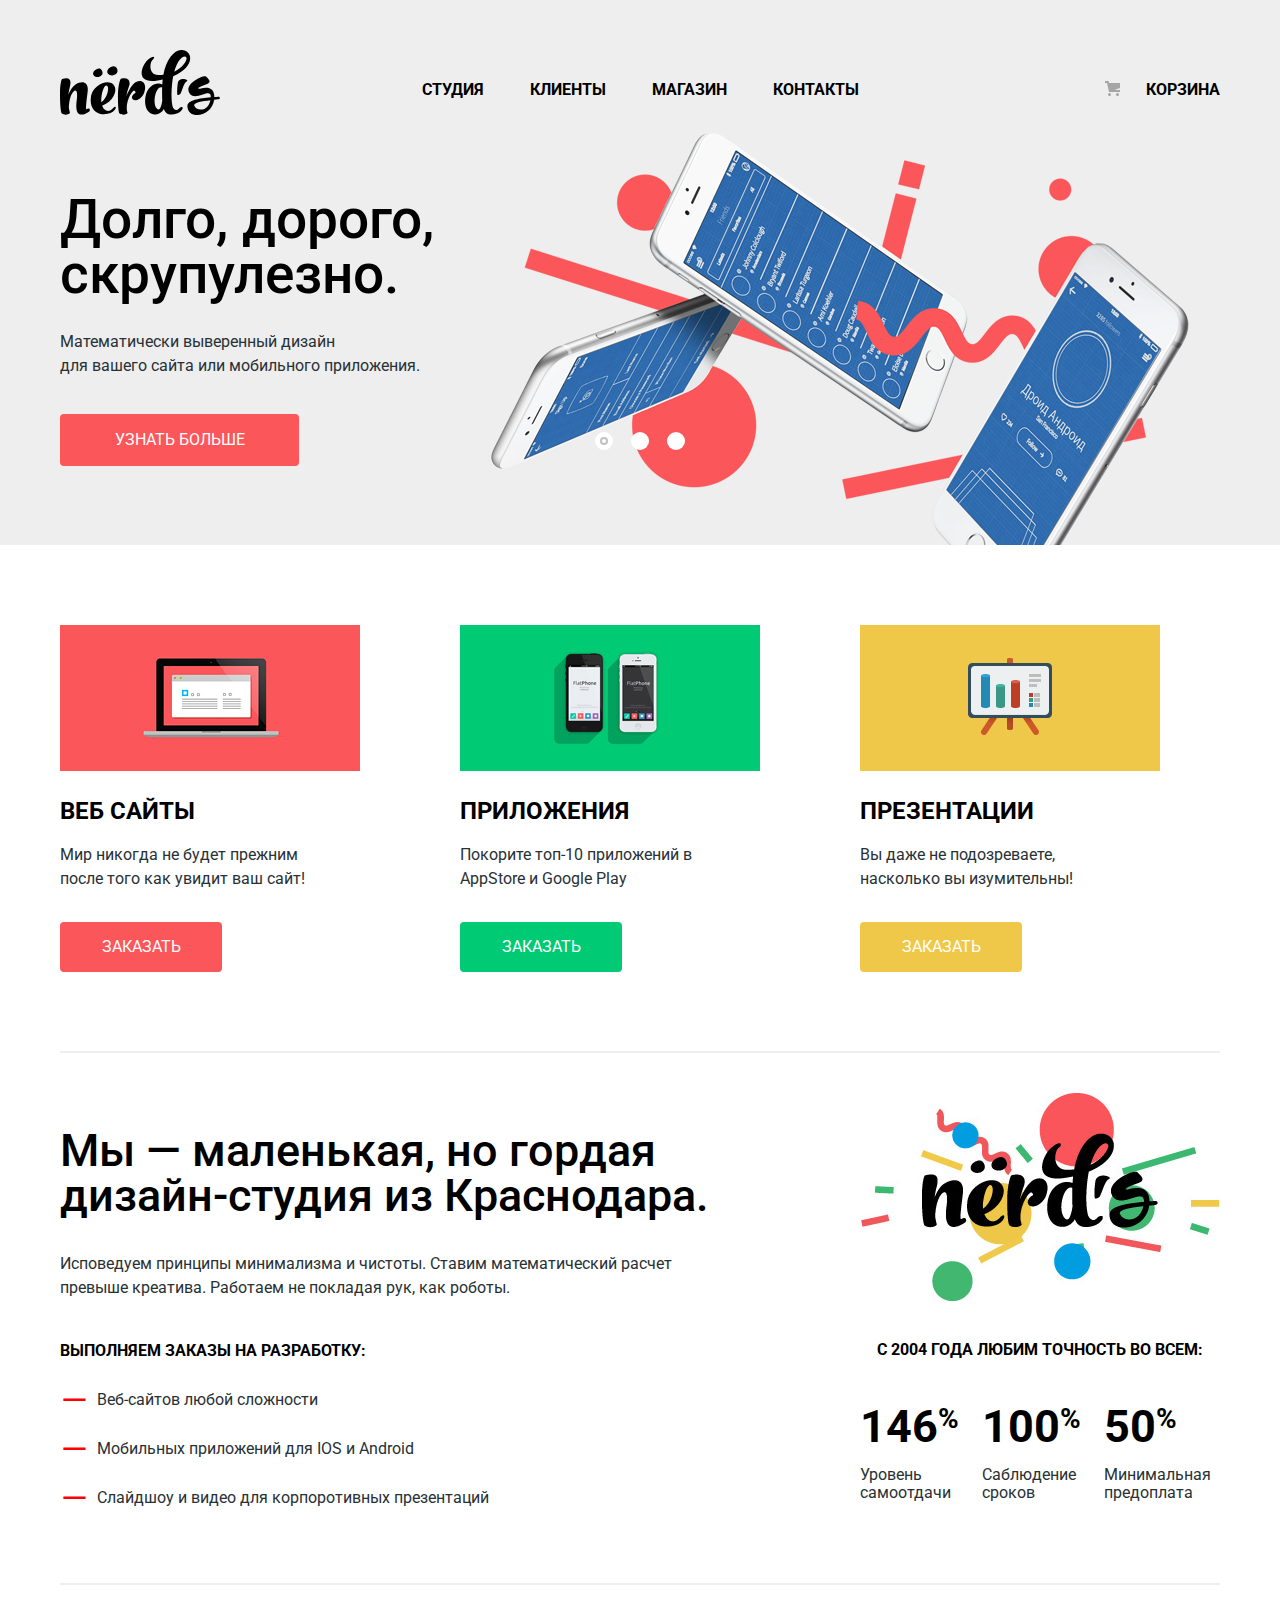
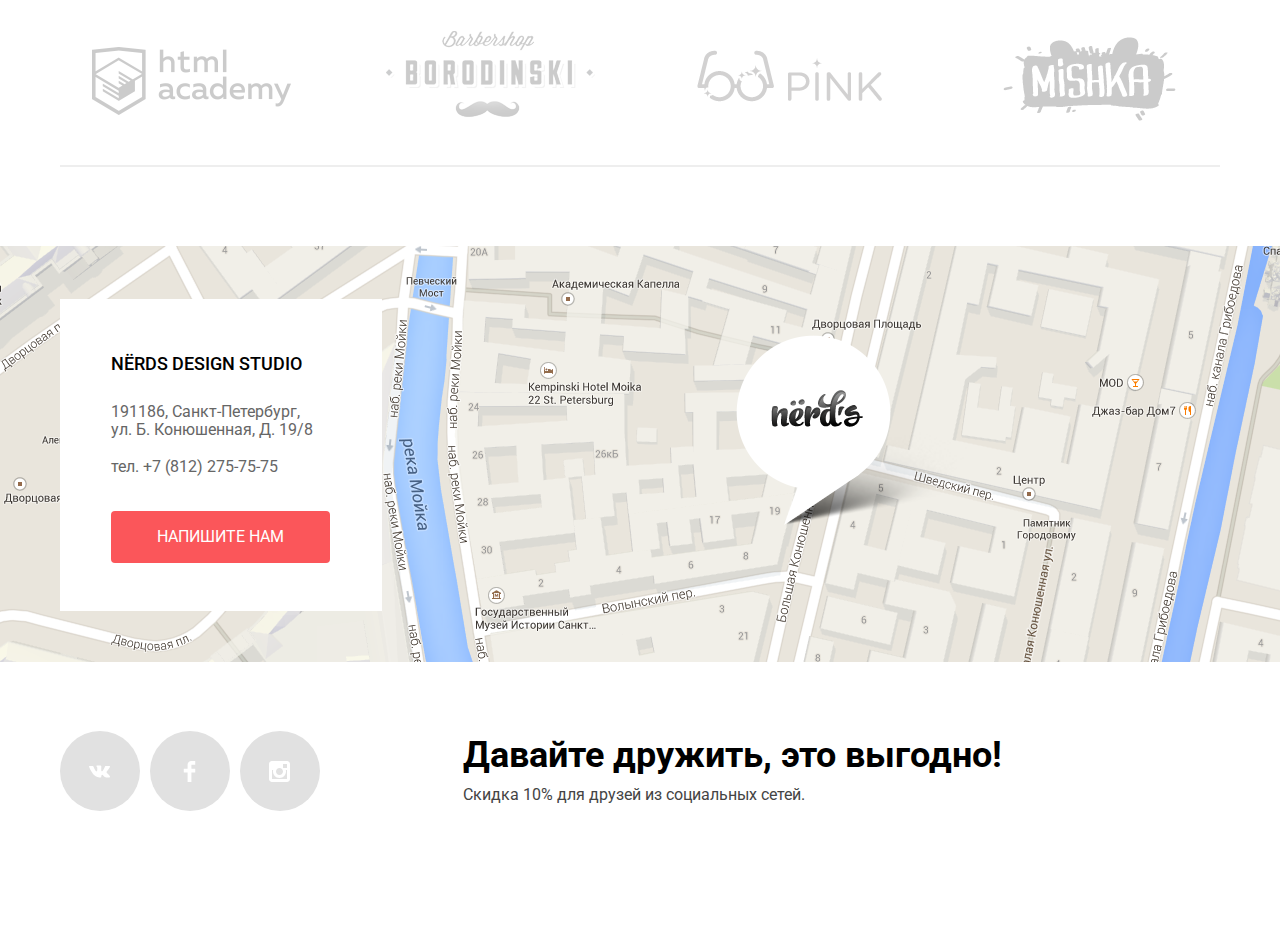
<file: index.html>
<!DOCTYPE html>
<html lang="ru">
  <head>
    <meta charset="utf-8" />
    <title>HTML Academy: Нёрдс</title>
    <link
      href="https://fonts.googleapis.com/css?family=Roboto:400,500,700&display=swap&subset=cyrillic-ext"
      rel="stylesheet"
    />
    <link href="css/normalize.css" rel="stylesheet" />
    <link href="css/main-min.css" rel="stylesheet" />
  </head>

  <body>
    <header class="header">
      <div class="container">
        <a class="header-logo" href="#">
          <img src="img/nerds-logo.svg" alt="логотип" width="160" height="65" />
        </a>
        <nav class="nav">
          <ul class="nav-list">
            <li class="nav-item">
              <a class="nav-link " href="studio.html">студия</a>
            </li>
            <li class="nav-item">
              <a class="nav-link" href="customers.html">клиенты</a>
            </li>
            <li class="nav-item">
              <a class="nav-link" href="store.html">магазин</a>
            </li>
            <li class="nav-item">
              <a class="nav-link" href="contacts.html">контакты</a>
            </li>
          </ul>
          <a class="nav-link nav-cart" href="cart.html">Корзина</a>
        </nav>
      </div>
    </header>
    <main>
      <section class="slider">
        <div class="container">
          <article class="slider-content">
            <div class="slider-box">
              <h1 class="slider-title">Долго, дорого,<br />скрупулезно.</h1>
              <p class="slider-text">
                Математически выверенный дизайн<br />для вашего сайта или
                мобильного приложения.
              </p>
              <a class="button" onclick="changeColor();">Узнать больше</a>
            </div>
          </article>
          <article class="slider-content">
            <div class="slider-box">
              <h1 class="slider-title carryover-title">
                Любим математику как никто другой
              </h1>
              <p class="slider-text carryover-text">
                Никакого креатива, только математические формулы для расчета
                идеальных пропорций.
              </p>
              <a class="button" href="#">Узнать больше</a>
            </div>
          </article>
          <article class="slider-content">
            <div class="slider-box">
              <h1 class="slider-title">
                Только ночь,<br />
                только хардкор
              </h1>
              <p class="slider-text">
                Работать днем, как все? Мы против этого.<br />
                Ближе к полуночи работа только начинается.
              </p>
              <a class="button" href="#">Узнать больше</a>
            </div>
          </article>
          <div class="slider-controls">
            <button class="active" type="button"></button>
            <button type="button"></button>
            <button type="button"></button>
          </div>
        </div>
      </section>
      <section class="services">
        <div class="container">
          <div class="services-item">
            <img
              class="services-img"
              src="img/illustration-1.jpg"
              alt="веб сайты"
              width="300"
              height="146"
            />
            <h3 class="services-title">ВЕБ САЙТЫ</h3>
            <p class="services-text">
              Мир никогда не будет прежним после&nbsp;того как увидит ваш сайт!
            </p>
            <a class="button" href="#">Заказать</a>
          </div>
          <div class="services-item">
            <img
              class="services-img"
              src="img/illustration-2.jpg"
              alt="приложения"
              width="300"
              height="146"
            />
            <h3 class="services-title">ПРИЛОЖЕНИЯ</h3>
            <p class="services-text">
              Покорите топ-10 приложений в AppStore и Google Play
            </p>
            <a class="button button-green" href="#">Заказать</a>
          </div>
          <div class="services-item">
            <img
              class="services-img"
              src="img/illustration-3.jpg"
              alt="презентации"
              width="300"
              height="146"
            />
            <h3 class="services-title">ПРЕЗЕНТАЦИИ</h3>
            <p class="services-text">
              Вы даже не подозреваете, насколько&nbsp;вы изумительны!
            </p>
            <a class="button button-yellow" href="#">Заказать</a>
          </div>
        </div>
      </section>
      <section class="about-block">
        <div class="container">
          <div class="about">
            <h2 class="about-title">
              Мы — маленькая, но гордая дизайн-студия из Краснодара.
            </h2>
            <p class="about-text">
              Исповедуем принципы минимализма и чистоты. Ставим математический
              расчет превыше креатива. Работаем не покладая рук, как роботы.
            </p>
            <h4 class="about-subtitle">выполняем заказы на разработку:</h4>
            <ul class="about-list">
              <li class="about-item">Веб-сайтов любой сложности</li>
              <li class="about-item">Мобильных приложений для IOS и Android</li>
              <li class="about-item">Слайдшоу и видео для корпоротивных презентаций
              </li>
            </ul>
          </div>
          <div class="info">
            <img
              class="info-img"
              src="img/nerds-illustration.jpg"
              alt="илюстрация-нёрдс"
              width="360"
              height="208"
            />
            <h4 class="info-title">с 2004 года любим точность во всем:</h4>
            <table class="info-table">
              <tr class="info-percent">
                <td>146<sup>%</sup></td>
                <td>100<sup>%</sup></td>
                <td>50<sup>%</sup></td>
              </tr>
              <tr class="info-confidence">
                <td>Уровень самоотдачи</td>
                <td>Саблюдение сроков</td>
                <td>Минимальная предоплата</td>
              </tr>
            </table>
          </div>
        </div>
      </section>
      <section class="logo">
        <div class="container">
          <ul class="logo-list">
            <li class="logo-img">
              <a href="https://htmlacademy.ru/intensive/htmlcss"
                ><img
                  src="img/logo-1.png"
                  alt="html-академия"
                  width="260"
                  height="180"
              /></a>
            </li>
            <li class="logo-img">
              <a href="#"
                ><img
                  src="img/logo-2.png"
                  alt="бородински"
                  width="260"
                  height="180"
              /></a>
            </li>
            <li class="logo-img">
              <a href="#"
                ><img src="img/logo-3.png" alt="пинк" width="260" height="180"
              /></a>
            </li>
            <li class="logo-img">
              <a href="#"
                ><img src="img/logo-4.png" alt="мишка" width="260" height="180"
              /></a>
            </li>
          </ul>
        </div>
      </section>
      <section class="contacts">
        <div class="contacts-maps">
          <iframe
            class="contacts-iframe"
            src="https://www.google.com/maps/embed?pb=!1m18!1m12!1m3!1d999.3015178300549!2d30.32196231608619!3d59.93872895255882!2m3!1f0!2f0!3f0!3m2!1i1024!2i768!4f13.1!3m3!1m2!1s0x4696310fca5ba729%3A0xea9c53d4493c879f!2z0JHQvtC70YzRiNCw0Y8g0JrQvtC90Y7RiNC10L3QvdCw0Y8g0YPQuy4sIDE5LCDQodCw0L3QutGCLdCf0LXRgtC10YDQsdGD0YDQsywg0KDQvtGB0YHQuNGPLCAxOTExODY!5e0!3m2!1sru!2s!4v1571308614632!5m2!1sru!2s"
            height="416"
          ></iframe>
        </div>
        <div class="container">
          <div class="contacts-block">
            <h3 class="contacts-title">NЁRDS DESIGN STUDIO</h3>
            <p class="contacts-text">
              191186, Санкт-Петербург,<br />ул. Б. Конюшенная, Д. 19/8
            </p>
            <a class="contacts-text" href="tel:+78122757575"
              >тел. +7 (812) 275-75-75</a
            >
            <a class="button button-link" href="#">напишите нам</a>
          </div>
        </div>
      </section>
    </main>
    <footer class="footer">
      <div class="container">
        <ul class="footer-list">
          <li class="footer-img">
            <a href="https://vk.com/htmlacademy"
              ><img src="img/vk-icon.svg" alt="vk" width="26" height="15"
            /></a>
          </li>
          <li class="footer-img">
            <a href="https://www.facebook.com/htmlacademy/"
              ><img src="img/fb-icon.svg" alt="facebook" width="12" height="22"
            /></a>
          </li>
          <li class="footer-img">
            <a href="https://www.instagram.com/htmlacademy/"
              ><img
                src="img/insta-icon.svg"
                alt="instagram"
                width="21"
                height="21"
            /></a>
          </li>
        </ul>
        <div>
          <h2 class="footer-title">Давайте дружить, это выгодно!</h2>
          <p class="footer-text">Скидка 10% для друзей из социальных сетей.</p>
        </div>
      </div>
    </footer>
    <div class="form">
      <button class="modal-close" type="button"></button>
      <h1 class="form-title">Напишите нам</h1>
      <form class="filter" method="post">
        <div class="form-group">
          <p class="form-text">
            <label for="appointment-name">Ваше имя:</label>
            <input id="appointment-name" type="text" name="fullName" />
          </p>
          <p class="form-text">
            <label for="appointment-mail">Ваш e-mail:</label>
            <input id="appointment-mail" type="text" name="mail" />
          </p>
        </div>
        <p class="form-text">
          <label for="appointment-text">Текст письма:</label>
          <textarea id="appointment-text" name="text"></textarea>
        </p>
        <button class="button" type="submit">Отправить</button>
      </form>
    </div>
    <script src="js/scripts-nerds.js"></script>
  </body>
</html>
</file>
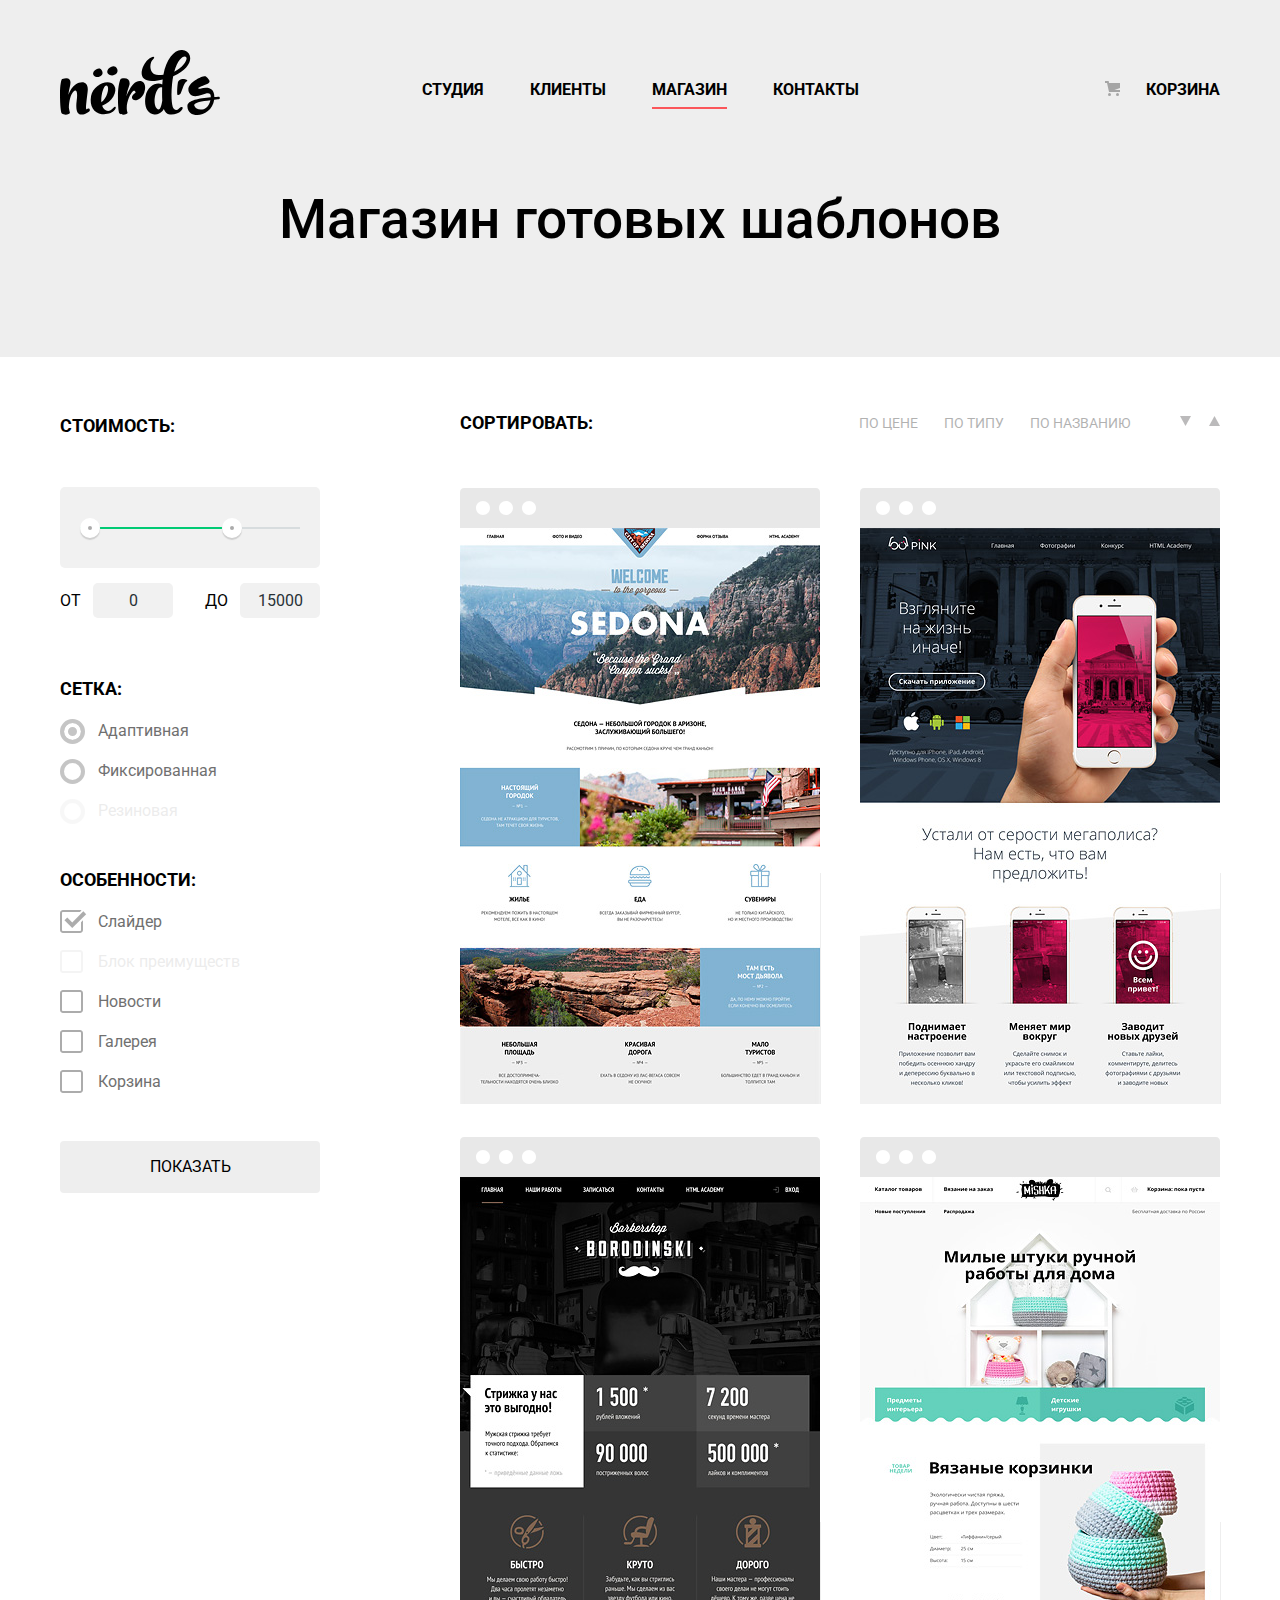
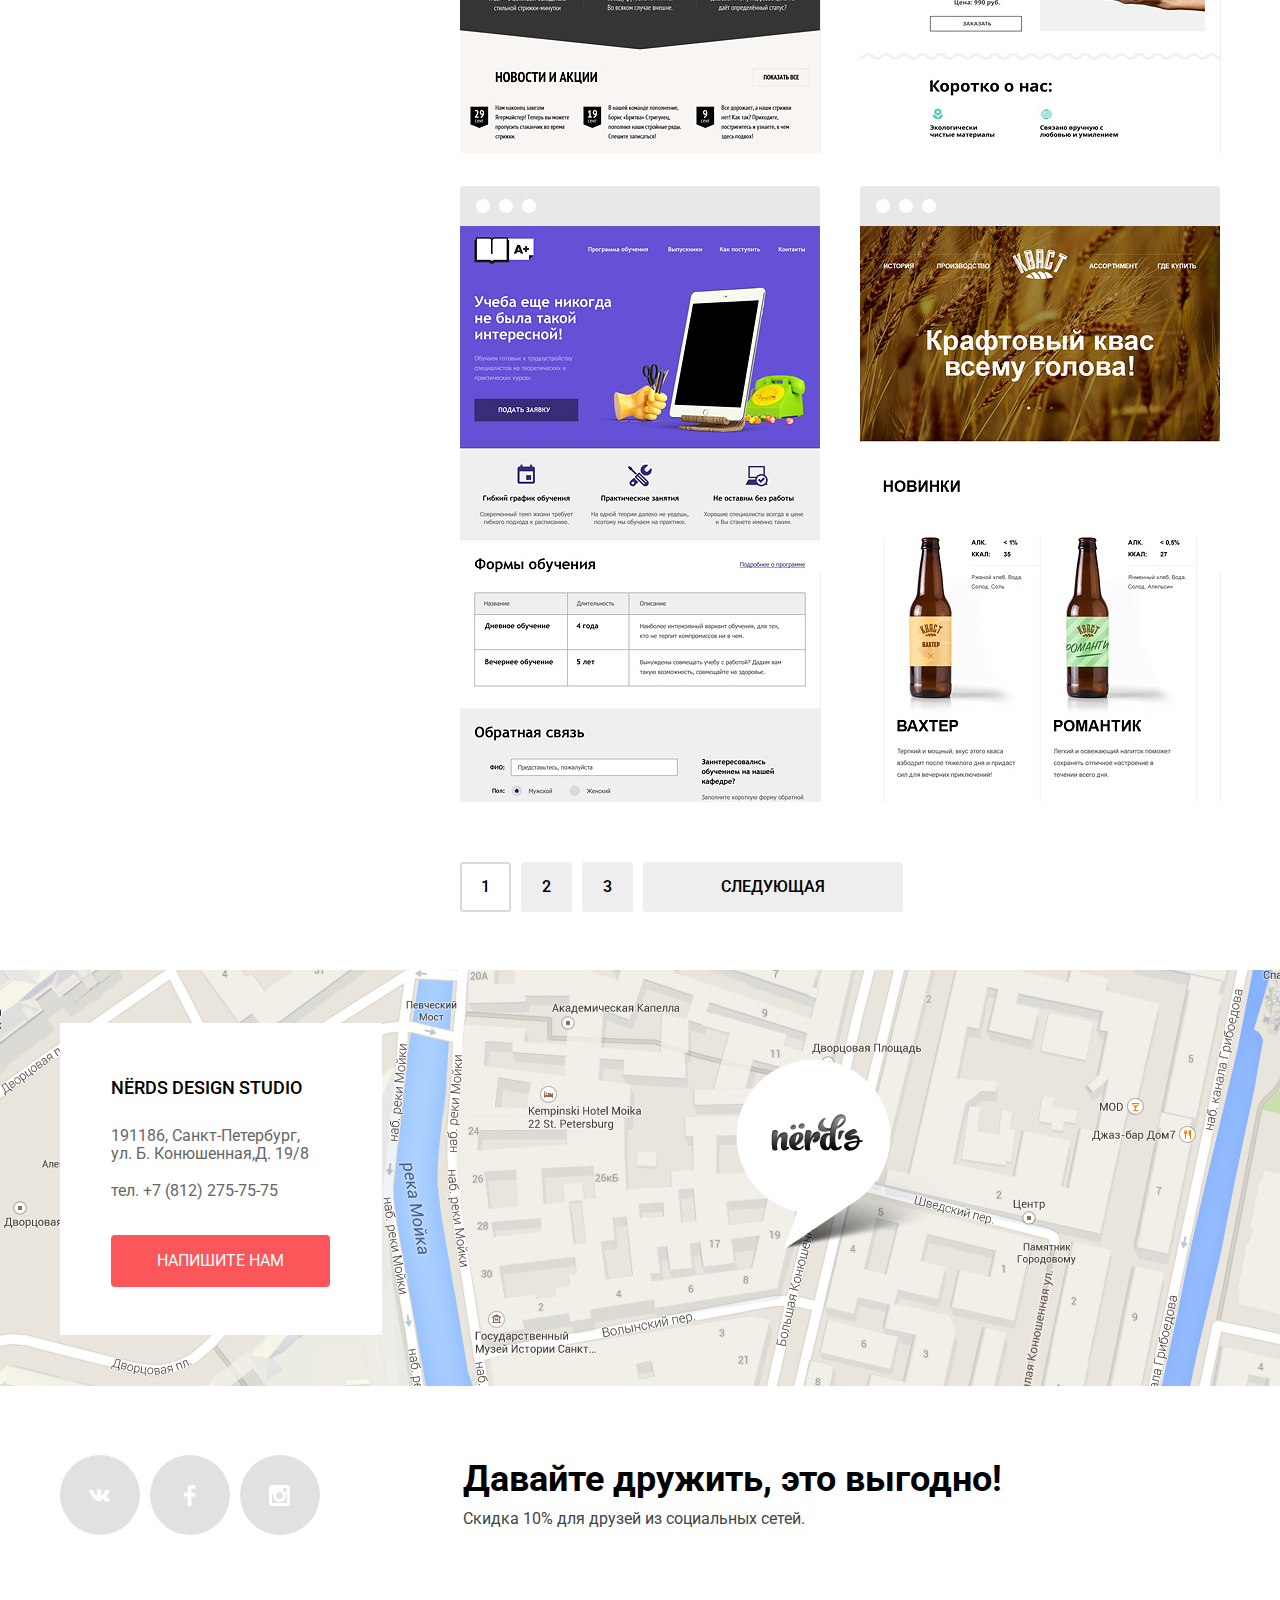
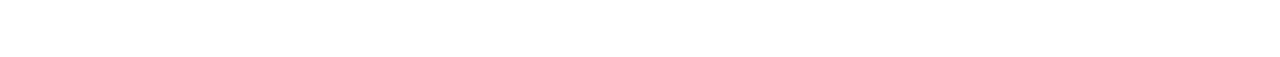
<file: store.html>
<!DOCTYPE html>
<html lang="ru">
  <head>
    <meta charset="utf-8" />
    <title>HTML Academy: Нёрдс</title>
    <link
      href="https://fonts.googleapis.com/css?family=Roboto:400,500,700&display=swap&subset=cyrillic-ext"
      rel="stylesheet"
    />
    <link href="css/normalize.css" rel="stylesheet" />
    <link href="css/main-min.css" rel="stylesheet" />
  </head>

  <body>
    <header class="header">
      <div class="container">
        <a class="header-logo" href="index.html">
          <img src="img/nerds-logo.svg" alt="логотип" width="160" height="65" />
        </a>
        <nav class="nav">
          <ul class="nav-list">
            <li class="nav-item">
              <a class="nav-link" href="studio.html">студия</a>
            </li>
            <li class="nav-item">
              <a class="nav-link" href="customers.html">клиенты</a>
            </li>
            <li class="nav-item">
              <a class="nav-link nav-link-active" href="score.html">магазин</a>
            </li>
            <li class="nav-item">
              <a class="nav-link" href="contacts.html">контакты</a>
            </li>
          </ul>
          <a class="nav-link nav-cart" href="cart.html">Корзина</a>
        </nav>
      </div>
    </header>
    <main class="main-container">
      <h1 class="shop">Магазин готовых шаблонов</h1>
      <div class="container">
        <section class="settings">
          <form class="filter" method="get">
            <fieldset class="filter-fieldset bar-fieldset">
              <legend class="filter-legend">СТОИМОСТЬ:</legend>
              <div class="range-filter">
                <div class="range-controls">
                  <div class="scale">
                    <div class="bar"></div>
                  </div>
                  <button class="toggle toggle-min"></button>
                  <button class="toggle toggle-max"></button>
                </div>
                <div class="price-controls">
                  <label class="min-price"
                    >от <input name="min-price" type="text" value="0"
                  /></label>
                  <label class="max-price"
                    >до <input name="max-price" type="text" value="15000"
                  /></label>
                </div>
              </div>
            </fieldset>
            <fieldset class="filter-fieldset">
              <legend class="filter-legend">Сетка:</legend>
              <ul class="filter-list">
                <li class="filter-item">
                  <input
                    class="radio"
                    type="radio"
                    name="product-grup"
                    value="adaptive"
                    id="filter-adaptive"
                    checked
                  />
                  <label class="radio-text" for="filter-adaptive"
                    >Адаптивная</label
                  >
                </li>
                <li class="filter-item">
                  <input
                    class="radio"
                    type="radio"
                    name="product-grup"
                    value="fixed"
                    id="filter-fixed"
                  />
                  <label class="radio-text" for="filter-fixed"
                    >Фиксированная</label
                  >
                </li>
                <li class="filter-item">
                  <input
                    class="radio"
                    type="radio"
                    name="product-grup"
                    value="rubber"
                    id="filter-rubber"
                    disabled
                  />
                  <label class="radio-text" for="filter-rubber"
                    >Резиновая</label
                  >
                </li>
              </ul>
            </fieldset>
            <fieldset class="filter-fieldset">
              <legend class="filter-legend">ОСОБЕННОСТИ:</legend>
              <ul class="filter-list">
                <li class="filter-item">
                  <input
                    class="checkbox"
                    type="checkbox"
                    name="slider"
                    id="filter-slider"
                    checked
                  />
                  <label class="checkbox-text" for="filter-slider"
                    >Слайдер</label
                  >
                </li>
                <li class="filter-item">
                  <input
                    class="checkbox"
                    type="checkbox"
                    name="features"
                    id="filter-features"
                    disabled
                  />
                  <label class="checkbox-text" for="filter-features"
                    >Блок преимуществ</label
                  >
                </li>
                <li class="filter-item">
                  <input
                    class="checkbox"
                    type="checkbox"
                    name="news"
                    id="filter-news"
                  />
                  <label class="checkbox-text" for="filter-news">Новости</label>
                </li>
                <li class="filter-item">
                  <input
                    class="checkbox"
                    type="checkbox"
                    name="gallery"
                    id="filter-gallery"
                  />
                  <label class="checkbox-text" for="filter-gallery"
                    >Галерея</label
                  >
                </li>
                <li class="filter-item">
                  <input
                    class="checkbox"
                    type="checkbox"
                    name="basket"
                    id="filter-basket"
                  />
                  <label class="checkbox-text" for="filter-basket"
                    >Корзина</label
                  >
                </li>
              </ul>
            </fieldset>
            <button class="button" type="submit">ПОКАЗАТЬ</button>
          </form>
        </section>
        <section class="sorting-content">
          <div class="sorting">
            <h3 class="sorting-title">СОРТИРОВАТЬ:</h3>
            <ul class="sorting-list">
              <li class="sorting-item"><a href="#">по цене</a></li>
              <li class="sorting-item"><a href="#">по типу</a></li>
              <li class="sorting-item"><a href="#">по названию</a></li>
            </ul>
            <ul class="sorting-dir">
              <li>
                <a href="#"
                  ><img
                    class="sorting-rotate"
                    src="img/icon-up-dir.svg"
                    alt="down"
                    width="11"
                    height="10"
                /></a>
              </li>
              <li>
                <a href="#"
                  ><img
                    src="img/icon-up-dir.svg"
                    alt="переключатель"
                    width="11"
                    height="10"
                /></a>
              </li>
            </ul>
          </div>
          <ul class="catalog">
            <li class="catalog-item">
              <img
                class="catalog-img"
                src="img/img-sedona.jpg"
                alt="седона"
                width="360"
                height="576"
              />
              <div class="block-price">
                <a class="catalog-title" href="#">Sedona</a>
                <p class="catalog-text">
                  Информационный сайт для&nbsp;туристов
                </p>
                <a class="button" href="#">9 900 РУБ.</a>
              </div>
            </li>
            <li class="catalog-item">
              <img
                class="catalog-img"
                src="img/img-pink.jpg"
                alt="пинк"
                width="360"
                height="576"
              />
              <div class="block-price">
                <a class="catalog-title" href="#">Pink App</a>
                <p class="catalog-text">
                  Продуктовый лендинг приложения для iOS и Android
                </p>
                <a class="button" href="#">9 900 РУБ.</a>
              </div>
            </li>
            <li class="catalog-item">
              <img
                class="catalog-img"
                src="img/img-barbershop.jpg"
                alt="барбершоп"
                width="360"
                height="576"
              />
              <div class="block-price">
                <a class="catalog-title" href="#">Barbershop</a>
                <p class="catalog-text">
                  Сайт салона красоты. Для&nbsp;мужчин, да.
                </p>
                <a class="button" href="#">9 900 РУБ.</a>
              </div>
            </li>
            <li class="catalog-item">
              <img
                class="catalog-img"
                src="img/img-mishka.jpg"
                alt="мишка"
                width="360"
                height="576"
              />
              <div class="block-price">
                <a class="catalog-title" href="#">MISHKA</a>
                <p class="catalog-text">
                  Интернет-магазин вязаных&nbsp;игрушек
                </p>
                <a class="button" href="#">9 900 РУБ.</a>
              </div>
            </li>
            <li class="catalog-item">
              <img
                class="catalog-img"
                src="img/img-aplus.jpg"
                alt="аплюс"
                width="360"
                height="576"
              />
              <div class="block-price">
                <a class="catalog-title" href="#">A Plus</a>
                <p class="catalog-text">
                  Лендинг курсов повышения квалификации
                </p>
                <a class="button" href="#">9 900 РУБ.</a>
              </div>
            </li>
            <li class="catalog-item">
              <img
                class="catalog-img"
                src="img/img-kvast.jpg"
                alt="кваст"
                width="360"
                height="576"
              />
              <div class="block-price">
                <a class="catalog-title" href="#">КВАСТ</a>
                <p class="catalog-text">
                  Промо-сайт производителя крафтового кваса
                </p>
                <a class="button" href="#">9 900 РУБ.</a>
              </div>
            </li>
          </ul>
          <ul class="pagination-list">
            <li class="pagination-item">
              <a class="pagination-active" href="#">1</a>
            </li>
            <li class="pagination-item"><a href="#">2</a></li>
            <li class="pagination-item"><a href="#">3</a></li>
            <li class="pagination-item">
              <a class="pagination-next" href="#">следующая</a>
            </li>
          </ul>
        </section>
      </div>
      <section class="contacts">
        <div class="contacts-maps">
          <iframe
            class="contacts-iframe"
            src="https://www.google.com/maps/embed?pb=!1m18!1m12!1m3!1d999.3015178300549!2d30.32196231608619!3d59.93872895255882!2m3!1f0!2f0!3f0!3m2!1i1024!2i768!4f13.1!3m3!1m2!1s0x4696310fca5ba729%3A0xea9c53d4493c879f!2z0JHQvtC70YzRiNCw0Y8g0JrQvtC90Y7RiNC10L3QvdCw0Y8g0YPQuy4sIDE5LCDQodCw0L3QutGCLdCf0LXRgtC10YDQsdGD0YDQsywg0KDQvtGB0YHQuNGPLCAxOTExODY!5e0!3m2!1sru!2s!4v1571308614632!5m2!1sru!2s"
            height="416"
          ></iframe>
        </div>
        <div class="container">
          <div class="contacts-block">
            <h3 class="contacts-title">NЁRDS DESIGN STUDIO</h3>
            <p class="contacts-text">
              191186, Санкт-Петербург,<br />ул. Б. Конюшенная,Д. 19/8
            </p>
            <a class="contacts-text" href="tel:+78122757575"
              >тел. +7 (812) 275-75-75</a
            >
            <a class="button button-link" href="#">напишите нам</a>
          </div>
        </div>
      </section>
    </main>
    <footer class="footer">
      <div class="container">
        <ul class="footer-list">
          <li class="footer-img">
            <a href="https://vk.com/htmlacademy"
              ><img src="img/vk-icon.svg" alt="vk" width="26" height="15"
            /></a>
          </li>
          <li class="footer-img">
            <a href="https://www.facebook.com/htmlacademy/"
              ><img src="img/fb-icon.svg" alt="facebook" width="12" height="22"
            /></a>
          </li>
          <li class="footer-img">
            <a href="https://www.instagram.com/htmlacademy/"
              ><img
                src="img/insta-icon.svg"
                alt="instagram"
                width="21"
                height="21"
            /></a>
          </li>
        </ul>
        <div>
          <h2 class="footer-title">Давайте дружить, это выгодно!</h2>
          <p class="footer-text">Скидка 10% для друзей из социальных сетей.</p>
        </div>
      </div>
    </footer>
    <div class="form">
      <button class="modal-close" type="button"></button>
      <h1 class="form-title">Напишите нам</h1>
      <form class="filter" method="post">
        <div class="form-group">
          <p class="form-text">
            <label for="appointment-name">Ваше имя:</label>
            <input id="appointment-name" type="text" name="fullName" />
          </p>
          <p class="form-text">
            <label for="appointment-mail">Ваш e-mail:</label>
            <input id="appointment-mail" type="text" name="mail" />
          </p>
        </div>
        <p class="form-text">
          <label for="appointment-text">Текст письма:</label>
          <textarea id="appointment-text" name="text"></textarea>
        </p>
        <button class="button" type="submit">Отправить</button>
      </form>
    </div>
    <script src="js/scripts-nerds-min.js"></script>
  </body>
</html>
</file>
<file: css/main-min.css>
body{margin:0 auto;padding:0;font-family:Roboto,Arial,sans-serif;font-size:16px;line-height:24px;color:#000}.container{width:1160px;margin:0 auto}a{color:#000;text-decoration:none}li{list-style-type:none}.button{display:inline-block;color:#fff;background-color:#fb565a;line-height:18px;padding:15px 0;border-radius:4px;border:2px solid transparent;text-transform:uppercase;text-align:center;min-width:158px}.button:hover{background:#e74246}.button:active{color:#e48789;background:#d7373b;box-shadow:0 4px 0 #c13135 inset}.nav ul{margin:0;padding:0}.nav{display:flex;flex-wrap:wrap;padding-top:25px}.header{padding-top:50px;background:#eee}.header .container{display:flex;justify-content:space-between}.header-logo:hover{opacity:.8}.header-logo:active{opacity:.3}.nav-list{font-weight:700;display:flex;flex-wrap:wrap;width:500px}.nav-item{margin-right:46px}.nav-link{line-height:30px;font-weight:700;text-transform:uppercase}.nav-link:hover{color:#fb565a}.nav-link:active{color:#bdbdbd}.nav-link-active{border-bottom:2px solid #fb565a;padding-bottom:8px}.nav-cart{position:relative;padding-left:49px;margin-left:175px}.nav-cart::before{content:"";width:18px;height:18px;opacity:.3;position:absolute;left:8px;top:6px;background-image:url(../img/cart-icon.svg);background-repeat:no-repeat;background-position:0 0}.radio{opacity:0;position:absolute}.radio-text{position:relative;padding-left:38px;color:#4d4d4d;opacity:.8}.radio[disabled]+.radio-text{opacity:.1}.radio-text:hover::before{opacity:1}.radio-text:hover{opacity:1}.radio-text::before{opacity:.4;content:"";position:absolute;left:0;width:17px;height:17px;border-radius:50%;background:#fff;border:4px solid #4d4d4d}.radio:checked+.radio-text::before{box-shadow:inset 0 0 0 4px #fff;background:#4d4d4d}.checkbox{opacity:0;position:absolute}.checkbox[disabled]+.checkbox-text{opacity:.1}.checkbox-text{position:relative;padding-left:38px;color:#4d4d4d;opacity:.8}.checkbox-text:hover::before{opacity:1}.checkbox-text:hover{opacity:1}.checkbox-text::before{opacity:.4;content:"";position:absolute;text-align:center;font-size:30px;left:0;width:27px;height:25px;background:#fff url(../img/checkbox-off.svg) no-repeat top left}.checkbox:checked+.checkbox-text::before{background:#fff url(../img/checkbox-on.svg) no-repeat top left}.slider-controls{display:flex;justify-content:space-between;position:absolute;width:90px;text-align:center;transform:translateX(-50%);top:310px;left:50%}.slider-controls button{position:relative;display:inline-block;vertical-align:top;width:18px;height:18px;padding:8px;border-radius:50%;border:none;cursor:pointer;background-color:#fff}.slider-controls .active::before{content:"";position:absolute;left:50%;top:50%;z-index:2;width:4px;height:4px;margin:-4px;background-color:#fff;border:2px solid #c1c1c1;border-radius:50%}.visually-hidden{position:absolute;width:1px;height:1px;clip:rect(0,0,0,0)}.slider{background:#eee;position:relative}.slider .container{margin-bottom:80px}.slider h1{margin:0;padding:70px 0 0 0;margin-bottom:28px;font-weight:500;font-size:55px;line-height:55px}.slider p{margin:0;padding:0;margin-bottom:36px;color:#283136}.carryover-text{width:420px}.slider-content{display:none}.slider-content:nth-child(1){display:block}.slider-content:nth-child(1){background-image:url(../img/nerds-index-slide1.png);background-repeat:no-repeat;background-position:397px -8px}.slider-content:nth-child(2){background-image:url(../img/nerds-index-slide2.png);background-repeat:no-repeat;background-position:400px -6px}.slider-content:nth-child(3){background-image:url(../img/nerds-index-slide3.png);background-repeat:no-repeat;background-position:401px -9px}.slider-title{width:520px}.slider .button{display:inline-block;vertical-align:top;line-height:18px;margin-bottom:79px;max-width:300px;min-width:235px}.slider .button:hover{background:#e74246}.slider .button:active{color:#e06366;background:#d7373b;box-shadow:0 2px 0 #c13135 inset}.slider-img{margin-left:400px;display:block}.services .container{display:flex;flex-wrap:wrap}.services-item{width:300px;margin-right:100px;margin-bottom:79px}.services-item:nth-child(3){margin:0}.services-title{margin-top:18px;margin-bottom:17px;font-size:24px;line-height:30px;font-weight:700;color:#000}.services-text{margin-bottom:31px;color:#283136}.services .button{display:inline-block;max-width:220px;min-width:158px;padding:14px 0}.services .button:hover{background:#e74246}.services .button:active{color:#e07476;background:#d7373b;box-shadow:0 2px 0 #c13135 inset}.button-green{background:#00ca74}.services .button-green:hover{color:#fff;background:#00bc6c}.services .button-green:active{color:#4dc491;background:#00aa62;box-shadow:0 2px 0 #009958 inset}.button-yellow{background-color:#efc84a}.services .button-yellow:hover{color:#fff;background:#eab534}.services .button-yellow:active{color:#edc265;background:#e5a722;box-shadow:0 2px 0 #ce961f inset}.about-title{margin:0;font-size:45px;line-height:45px;font-weight:500;color:#000}.about-text{margin:0;color:#283136}.about-subtitle{margin:0;font-weight:700;text-transform:uppercase;margin-top:39px;margin-bottom:18px}.about-list{margin:0;padding:0;color:#283136}.about-block .container{border-top:solid 2px #eee;display:flex;justify-content:space-between;margin-bottom:70px}.about-block h2{margin-top:75px}.about-block p{margin-top:34px}.about{width:660px}.about-item{margin-top:15px;padding-left:10px;padding-bottom:3px}.about-item::before{position:relative;content:"\2014";color:red;font-size:34px;top:7px;left:-9px}.info{width:360px}.info-title{margin:0;font-weight:700;text-transform:uppercase;padding-left:17px;margin-bottom:42px}.info-img{padding-top:40px;margin-bottom:30px}.info-percent{font-size:45px;font-weight:700;width:360px;height:45px}.info-confidence{width:360px}.info-confidence td{padding-top:17px;line-height:18px;color:#283136}sup{font-size:28px}.info-percent td{margin-right:5px;padding-right:20px;margin-bottom:5px}.logo{margin-bottom:79px}.logo ul{margin:0;padding:0}.logo-list{display:flex;flex-wrap:wrap;border-top:solid 2px #eee;border-bottom:solid 2px #eee;height:180px}.logo-img{opacity:.2;margin-right:40px}.logo-img:nth-child(2){position:relative;left:-3px}.logo-img:nth-child(4){margin:0}.logo-img:hover{opacity:1}.logo-img:active{opacity:.1}.contacts{background:url(../img/map-marker.png) no-repeat top center;height:416px}.contacts-block{position:relative;width:220px;padding:54px 51px 48px 51px;background:#fff;z-index:2;top:53px}.contacts-title{font-size:18px;line-height:22px;font-weight:500;margin:0;margin-bottom:28px}.contacts-text{line-height:18px;color:#666;margin:0;margin-bottom:16px}.contacts .button{display:inline-block;vertical-align:top;margin-top:32px;width:215px}.contacts-maps{position:relative}.contacts-iframe{position:absolute;z-index:1;width:100%;border:0}.shop{text-align:center;height:165px;margin:0 auto;padding-top:70px;font-weight:500;font-size:55px;line-height:55px;background:#eee}.settings{width:260px;margin-top:54px}.main-container .container{display:flex;justify-content:space-between}.filter .button{display:inline-block;line-height:18px;color:#000;background-color:#eee;width:260px;margin-top:5px}.filter .button:hover{background:#dfdfdf}.filter .button:active{background:#d5d5d5;color:#a9a9a9;outline:0;box-shadow:0 2px 0 #bfbfbf inset}.filter-fieldset ul{padding:0;margin:0}.bar{width:70%}.filter .bar-fieldset{margin-bottom:56px}.filter-fieldset{margin:0 0 26px 0;padding:0;border:none;width:260px}.filter-legend{font-size:18px;line-height:30px;font-weight:700;text-transform:uppercase;margin-bottom:15px}.range-filter{width:260px;margin-top:31px}.filter-item{padding-bottom:16px}.filter-item input:focus+label::before{outline:#26a0da auto 5px}.filter-item legend{font-size:18px;line-height:24px;text-transform:uppercase;font-weight:700}.range-controls{position:relative;height:41px;margin-bottom:15px;padding-top:40px;padding-right:20px;padding-left:20px;background-color:#f1f1f1;border-radius:5px}.range-controls .scale{height:2px;background:#d7dcde}.range-controls .bar{width:70%;height:2px;background:#00ca74}.range-controls .toggle{position:absolute;top:31px;left:0;width:20px;height:20px;padding:0;border:8px solid #fff;background-color:#ababab;box-shadow:0 2px 1px 0 #cfcfcf;border-radius:50%;cursor:pointer}.range-controls .toggle-min{left:20px}.range-controls .toggle-max{left:162px}.price-controls{font-size:0;height:35px}.price-controls label{display:inline-block;width:50%;font-size:16px;text-transform:uppercase}.price-controls input{width:60px;padding:8px 10px;margin-left:8px;font-family:Roboto,Arial,sans-serif;font-size:16px;text-align:center;color:#283136;border:none;border-radius:5px;background:#f1f1f1}.max-price{text-align:right;margin-bottom:55px}.sorting-rotate{transform:rotate(180deg)}.sorting-dir{display:flex;justify-content:space-between;margin:0;padding:0}.sorting-dir a{padding-left:18px;color:#000;opacity:.3}.sorting-dir img{margin-bottom:5px}.sorting-dir a:hover{opacity:.6}.sorting-dir a:active{opacity:1}.sorting{text-transform:uppercase;display:flex;justify-content:space-between;padding-top:57px;margin-bottom:50px}.sorting-content{width:760px;margin-bottom:58px}.sorting-title{font-size:18px;line-height:18px;font-weight:700;margin:0}.sorting-item{font-size:14px;line-height:18px;margin-right:26px}.sorting-list{display:flex;margin:0;padding-left:260px}.sorting-list a{color:#000;opacity:.3}.sorting-list a:hover{opacity:.6}.sorting-list a:active{opacity:1}.block-price{z-index:-1;position:absolute;bottom:0;left:0;width:230px;background:#eee;padding-left:65px;padding-right:66px;padding-bottom:42px;padding-top:26px;text-align:center}.block-price:hover{opacity:1}.block-price p{margin:0}.block-price .button{display:inline-block;min-width:200px;max-width:300px}.block-price .button:hover{background:#e74246}.block-price .button:active{background:#d7373b;box-shadow:0 2px 0 #c13135 inset}.catalog-title{font-size:18px;line-height:30px;font-weight:700;text-transform:uppercase}.catalog-title:hover{color:#fb565a}.catalog-title:active{color:#b2b2b2}.catalog-text{line-height:18px;padding:15px 0 30px 0;color:#666}.catalog{display:flex;flex-wrap:wrap;justify-content:space-between;padding:0;margin:0}.catalog-img{display:block}.catalog-item:focus-within,.catalog-item:hover{box-shadow:0 2px 5px 5px #d2d2d2}li.catalog-item:focus-within .block-price{z-index:10}li.catalog-item:hover .block-price{z-index:10}.catalog-item{position:relative;border-radius:5px;margin-bottom:33px}.catalog-item::before{position:relative;content:url(../img/browser.svg);color:#4d4d4d;opacity:.12;display:block;height:40px}.catalog-item:focus-within::before,.catalog-item:hover::before{opacity:1}.pagination-list{display:flex;padding:0;margin:0;height:50px;margin-top:27px}.pagination-item{margin-right:10px}.pagination-next{width:260px;text-align:center;box-sizing:border-box}.pagination-list a{color:#000;float:left;font-weight:500;padding:11px 19px;text-decoration:none;margin:0;background:#eee;border:2px solid transparent;border-radius:3px;text-transform:uppercase}a.pagination-active{background:#fff;border-color:#dbdbdb}.next a{line-height:18px;text-transform:uppercase;font-weight:700;padding:14px 75px;border:2px solid transparent}.pagination-item a:hover{background:#dfdfdf}.pagination-list a:active{color:#959595;background:#d5d5d5;box-shadow:0 2px 0 #bfbfbf inset}.footer{height:218px;margin-top:53px}.footer .container{display:flex;justify-content:space-between}.footer-list{display:flex;justify-content:space-between;height:80px;max-width:380px;padding:0}.footer-img img{height:21px;width:21px;margin-top:30px;margin-left:29px}.footer-img a:hover{color:#fff;background:#e74246}.footer-img a:active{color:#e37376;background:#d7373b}.footer-img a{display:inline-block;width:80px;height:80px;background:#e1e1e1;border-radius:50px;margin-right:10px}.footer-title{font-size:36px;line-height:36px;font-weight:700;margin:0;margin-top:22px;margin-right:218px}.footer-text{padding-top:10px;margin:0;color:#444}.form{display:none;position:fixed;z-index:100;left:50%;transform:translate(-50%,-50%);width:760px;padding:68px 100px 84px 100px;box-shadow:0 2px 40px 10px #6d6e6e;background:#fff;top:50%}.form-show{display:block;animation:bounce .6s}@keyframes bounce{0%{transform:translate(-50%,-2000px)}70%{transform:translate(-50%,30px)}90%{transform:translate(-50%,10px)}100%{transform:translate(-50%,-50%)}}@keyframes shake{0%,100%{transform:translate(-50%,-50%)}10%,30%,50%,70%,90%{transform:translate(-48%,-50%)}20%,40%,60%,80%{transform:translate(-52%,-50%)}}.form-error{animation:shake .6s}.form-group{width:760px;display:flex;justify-content:space-between}.form-group .form-text{width:360px}.form .button:hover{background:#e74246}.form .button:active{color:#e48789;background:#d7373b;box-shadow:0 2px 0 #c13135 inset}.form .button{background:#fb565a;outline:0;color:#fff;min-width:260px;max-width:760px}.form-title{margin:0 0 40px 0;font-size:45px;line-height:45px;font-weight:500}.form-text{margin:0 0 34px 0;line-height:18px;font-weight:700;display:flex;flex-direction:column}.form-text input{line-height:46px}.form-text textarea{height:99px}.form-text label{margin-bottom:10px}input,textarea{border:2px solid #d7dcde;color:#d7dcde;border-radius:5px;padding:0 15px;outline:0}input:hover,textarea:hover{color:#b4b9bb;border-color:#b4b9bb}input:focus,textarea:focus{color:#000;border-color:#000}textarea{padding-top:15px;font-size:18px;margin-bottom:5px}.modal-close{position:absolute;width:25px;height:30px;background:#fff;border:0;top:78px;right:90px;outline:0}.modal-close::after,.modal-close::before{content:"";position:absolute;top:10px;left:2px;width:28px;height:3px;background-color:#fecccd}.modal-close:hover:after,.modal-close:hover:before{background-color:red}.modal-close:active:after,.modal-close:active:before{background-color:#fee}.modal-close::before{transform:rotate(45deg)}.modal-close::after{transform:rotate(-45deg)}
</file>
